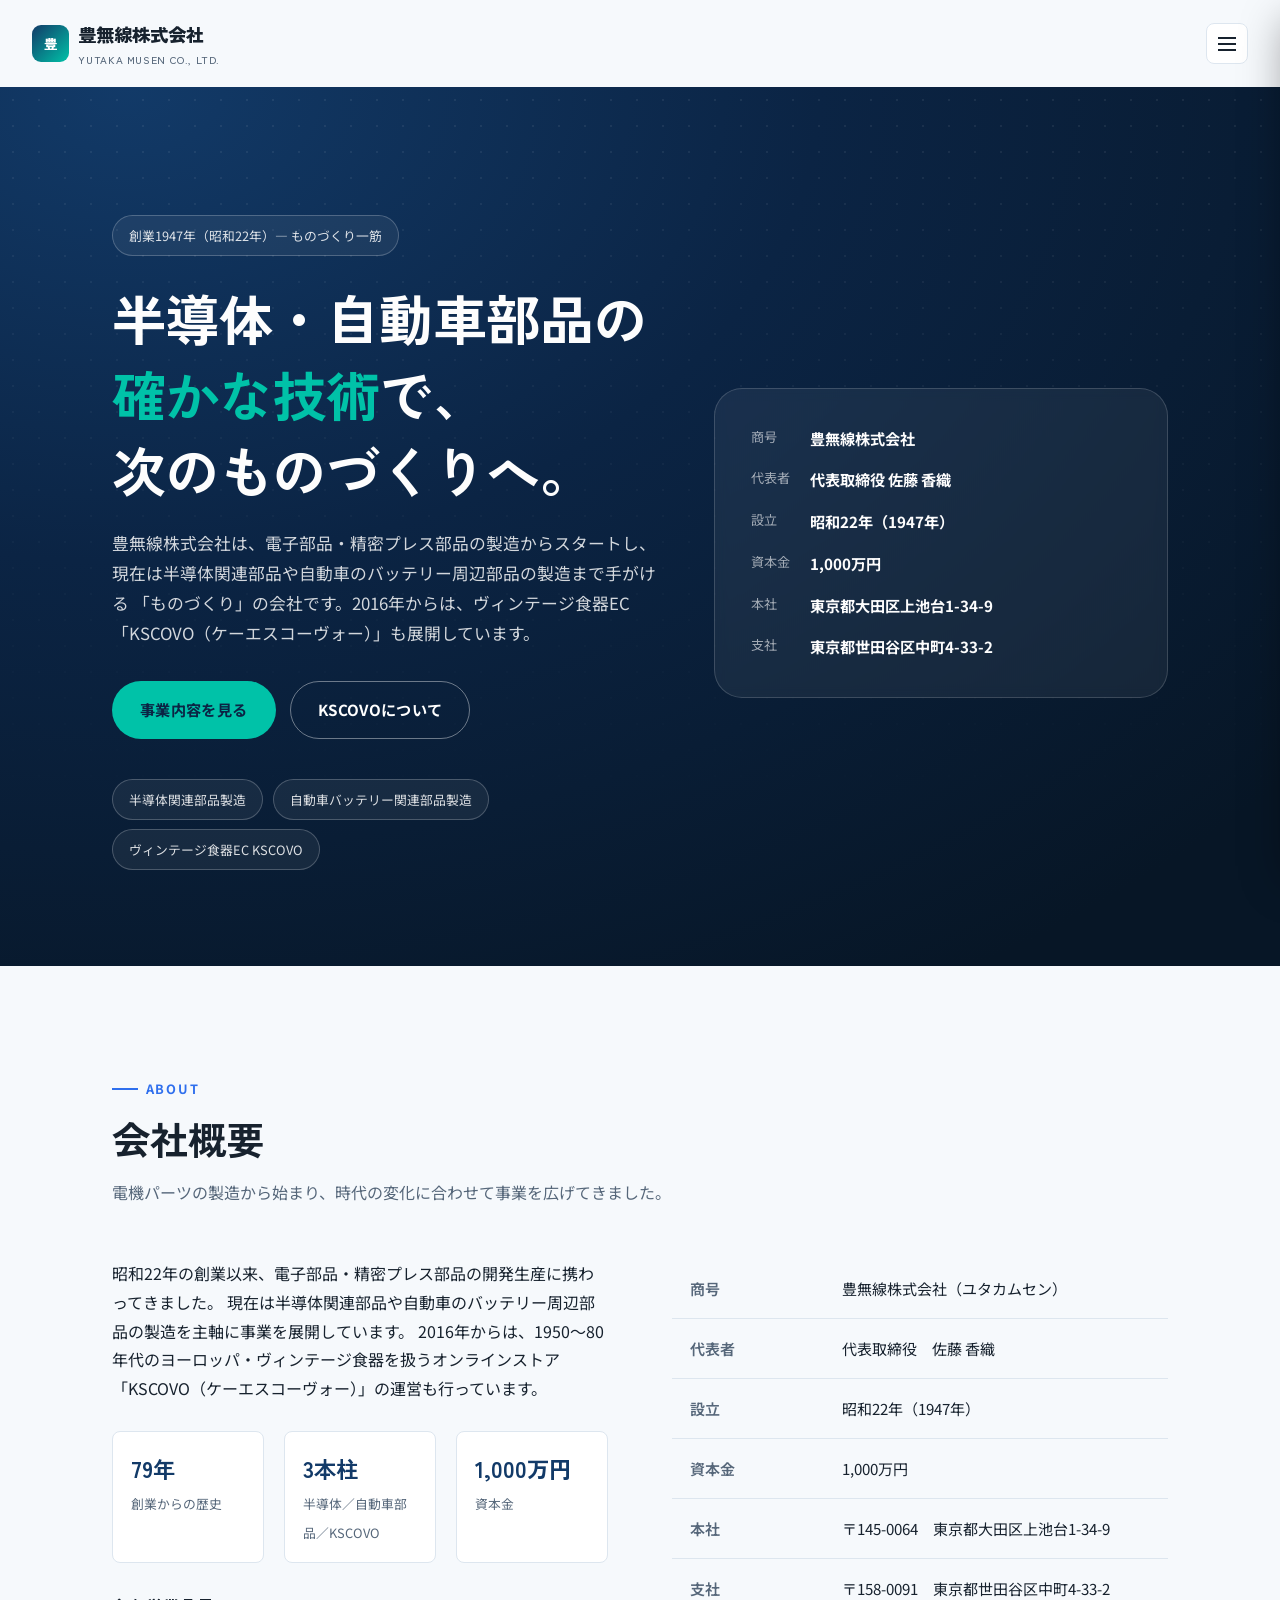
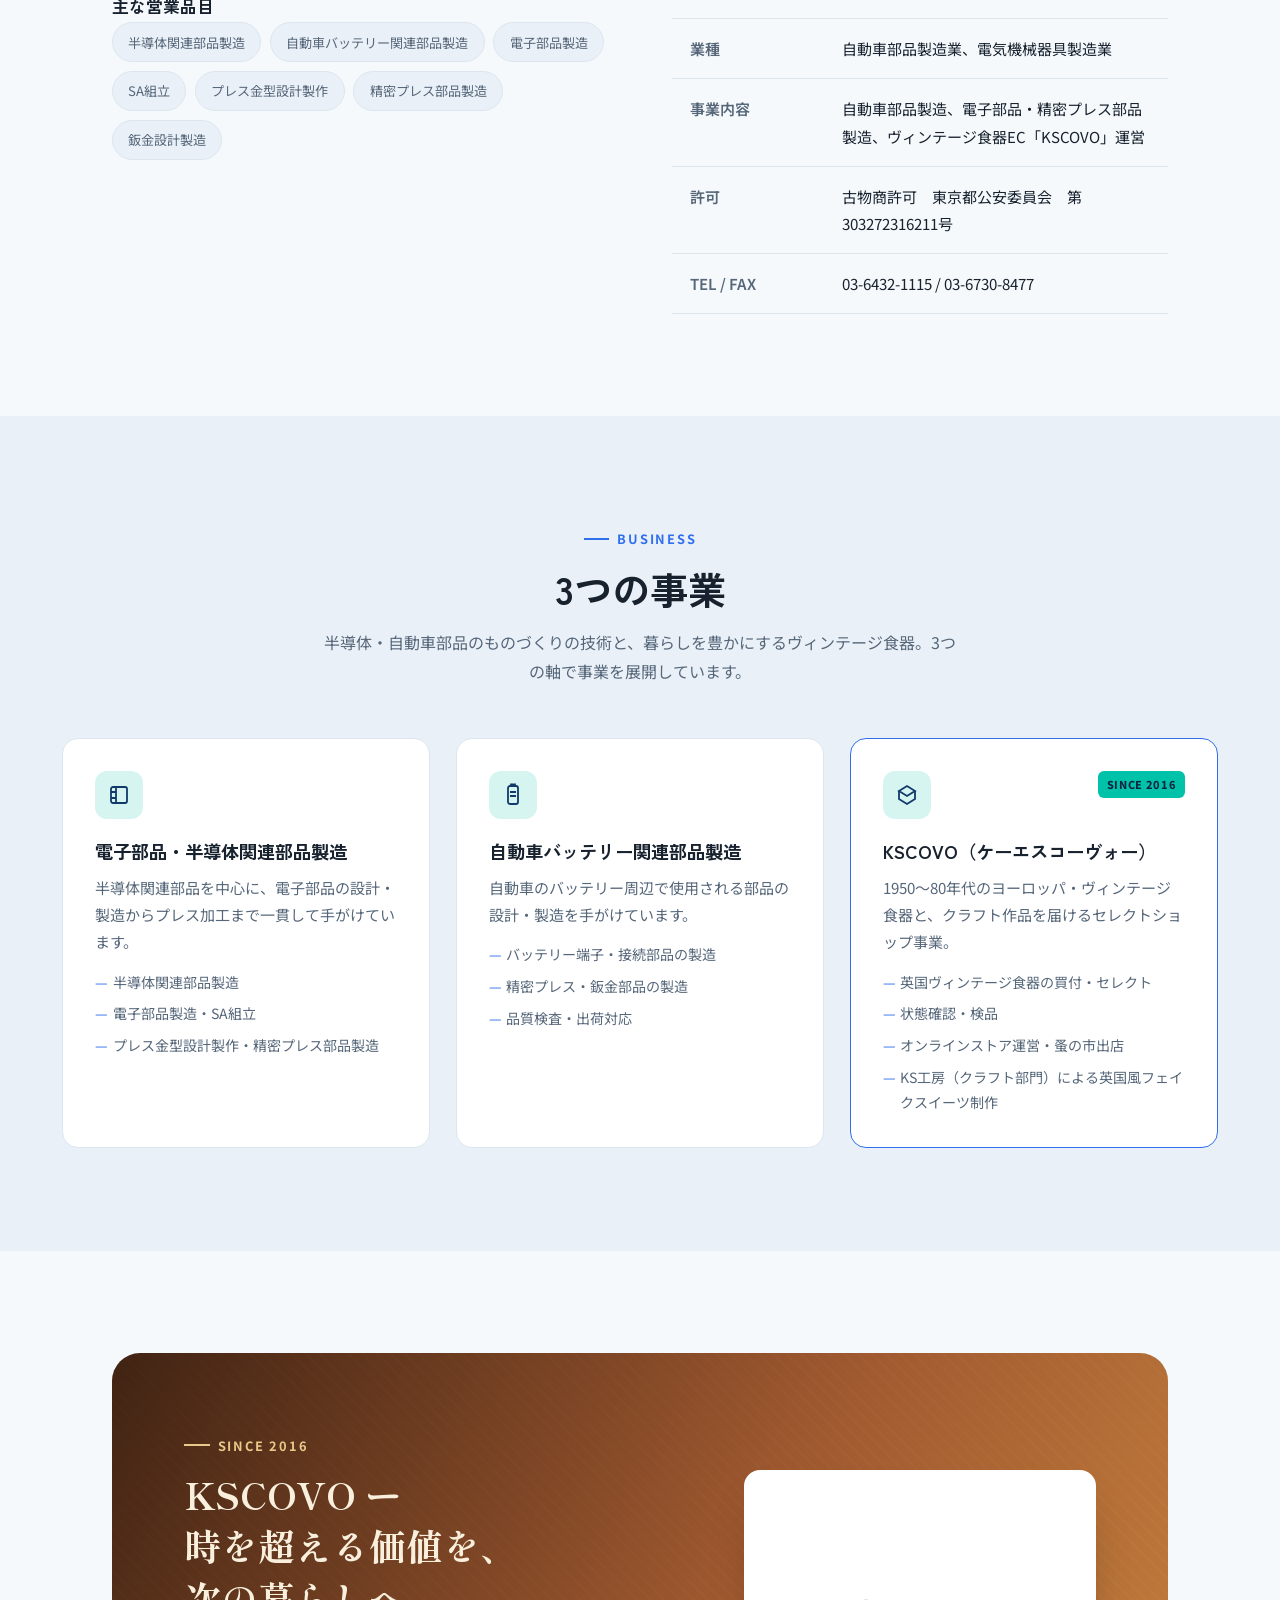
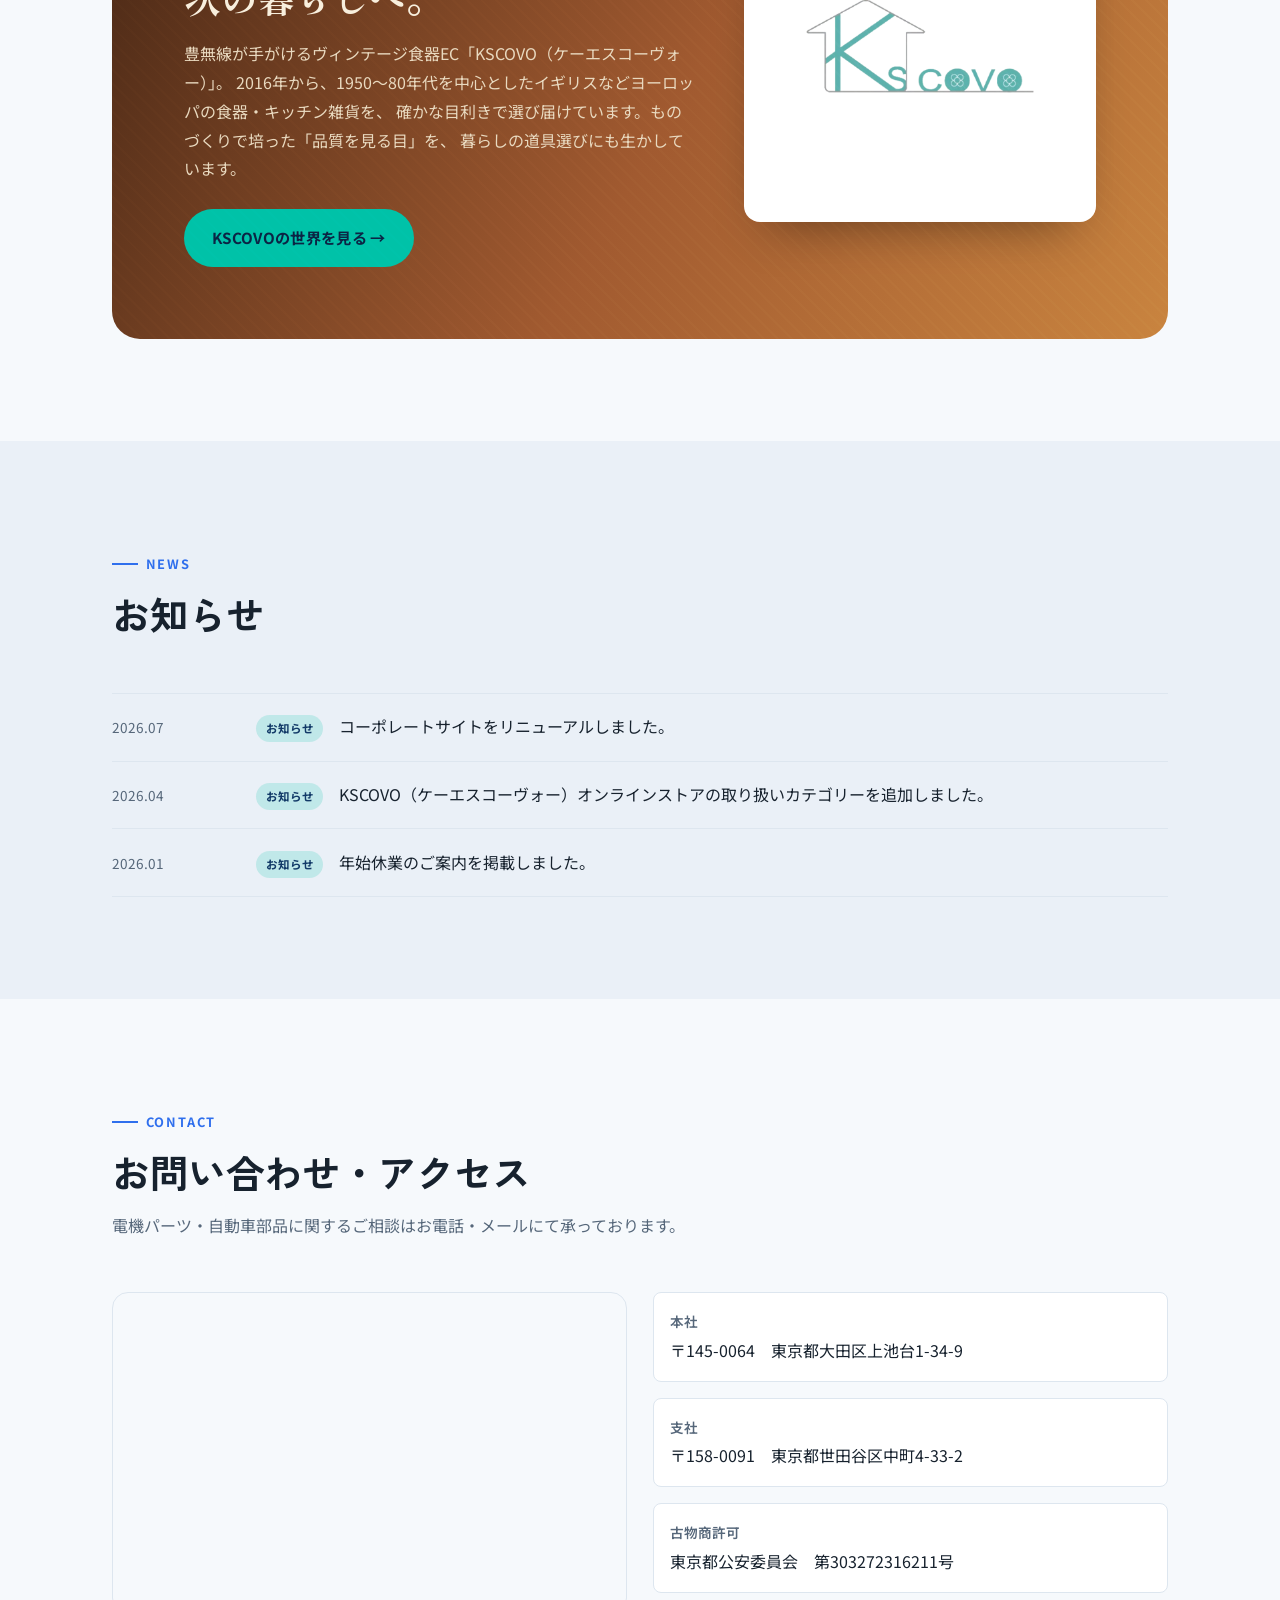
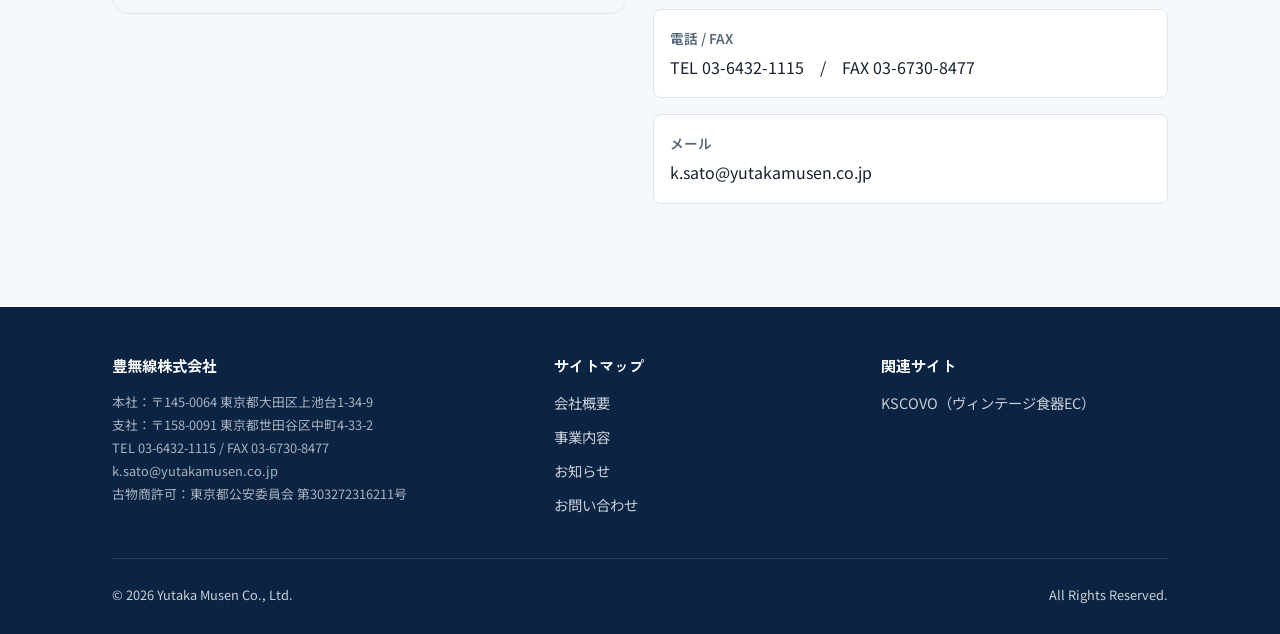
<file: index.html>
<!DOCTYPE html>
<html lang="ja">
<head>
<meta charset="UTF-8">
<meta name="viewport" content="width=device-width, initial-scale=1.0">
<title>豊無線株式会社 | 半導体関連部品・自動車部品製造とヴィンテージ食器EC「KSCOVO」</title>
<meta name="description" content="豊無線株式会社は昭和22年創業。半導体関連部品・自動車のバッテリー周辺部品の製造に加え、2016年からヴィンテージ食器EC「KSCOVO（ケーエスコーヴォー）」を展開しています。">

<!-- 無料フォント(Google Fonts)。維持費0円で今どきの書体を利用できます -->
<link rel="preconnect" href="https://fonts.googleapis.com">
<link rel="preconnect" href="https://fonts.gstatic.com" crossorigin>
<link href="https://fonts.googleapis.com/css2?family=Noto+Sans+JP:wght@400;500;600;700;800&family=Zen+Kaku+Gothic+New:wght@500;700;900&family=Shippori+Mincho:wght@500;600;700&display=swap" rel="stylesheet">

<link rel="stylesheet" href="style.css">
</head>
<body class="theme-corp">  
<header class="site-header" data-header>
  <div class="container">
    <a class="brand" href="#top">
      <span class="brand-mark">豊</span>
      <span>
        豊無線株式会社
        <small>YUTAKA MUSEN CO., LTD.</small>
      </span>
    </a>

    <nav class="nav-links" data-nav-links>
      <a href="#about">会社概要</a>
      <a href="#business">事業内容</a>
      <a href="#kscovo">KSCOVO</a>
      <a href="#news">お知らせ</a>
      <a href="#contact">お問い合わせ</a>
    </nav>

    <div class="nav-cta">
      <a class="btn btn-outline" href="#contact">お問い合わせ</a>
      <button class="nav-toggle" data-nav-toggle aria-label="メニューを開く" aria-expanded="false">
        <span></span>
      </button>
    </div>
  </div>
</header>

<main id="top">

  <!-- ================= HERO ================= -->
  <section class="hero">
    <div class="container hero-grid">
      <div class="reveal is-visible">
        <span class="hero-badge" style="margin-bottom:1.5rem;">創業1947年（昭和22年）— ものづくり一筋</span>
        <h1>半導体・自動車部品の<em>確かな技術</em>で、<br>次のものづくりへ。</h1>
        <p class="lead">
          豊無線株式会社は、電子部品・精密プレス部品の製造からスタートし、
          現在は半導体関連部品や自動車のバッテリー周辺部品の製造まで手がける
          「ものづくり」の会社です。2016年からは、ヴィンテージ食器EC「KSCOVO（ケーエスコーヴォー）」も展開しています。
        </p>
        <div class="hero-actions">
          <a class="btn btn-accent" href="#business">事業内容を見る</a>
          <a class="btn btn-ghost" href="#kscovo">KSCOVOについて</a>
        </div>
        <div class="hero-badges">
          <span class="hero-badge">半導体関連部品製造</span>
          <span class="hero-badge">自動車バッテリー関連部品製造</span>
          <span class="hero-badge">ヴィンテージ食器EC KSCOVO</span>
        </div>
      </div>

      <div class="hero-panel reveal">
        <dl>
          <dt>商号</dt><dd>豊無線株式会社</dd>
          <dt>代表者</dt><dd>代表取締役 佐藤 香織</dd>
          <dt>設立</dt><dd>昭和22年（1947年）</dd>
          <dt>資本金</dt><dd>1,000万円</dd>
          <dt>本社</dt><dd>東京都大田区上池台1-34-9</dd>
          <dt>支社</dt><dd>東京都世田谷区中町4-33-2</dd>
        </dl>
      </div>
    </div>
  </section>

  <!-- ================= 会社概要 ================= -->
  <section class="section" id="about">
    <div class="container">
      <div class="section-head reveal">
        <span class="eyebrow">About</span>
        <h2>会社概要</h2>
        <p>電機パーツの製造から始まり、時代の変化に合わせて事業を広げてきました。</p>
      </div>

      <div class="about-lead">
        <div class="reveal">
          <p>
            昭和22年の創業以来、電子部品・精密プレス部品の開発生産に携わってきました。
            現在は半導体関連部品や自動車のバッテリー周辺部品の製造を主軸に事業を展開しています。
            2016年からは、1950〜80年代のヨーロッパ・ヴィンテージ食器を扱うオンラインストア
            「KSCOVO（ケーエスコーヴォー）」の運営も行っています。
          </p>
          <div class="stat-row">
            <div class="stat"><b>79年</b><span>創業からの歴史</span></div>
            <div class="stat"><b>3本柱</b><span>半導体／自動車部品／KSCOVO</span></div>
            <div class="stat"><b>1,000万円</b><span>資本金</span></div>
          </div>

          <div style="margin-top:2rem;">
            <h3 style="font-size:1.05rem;margin-bottom:.25rem;">主な営業品目</h3>
            <ul class="tag-list">
              <li class="tag-pill">半導体関連部品製造</li>
              <li class="tag-pill">自動車バッテリー関連部品製造</li>
              <li class="tag-pill">電子部品製造</li>
              <li class="tag-pill">SA組立</li>
              <li class="tag-pill">プレス金型設計製作</li>
              <li class="tag-pill">精密プレス部品製造</li>
              <li class="tag-pill">鈑金設計製造</li>
            </ul>
          </div>
        </div>

        <div class="reveal">
          <table class="info-table">
            <tbody>
              <tr><th>商号</th><td>豊無線株式会社（ユタカムセン）</td></tr>
              <tr><th>代表者</th><td>代表取締役　佐藤 香織</td></tr>
              <tr><th>設立</th><td>昭和22年（1947年）</td></tr>
              <tr><th>資本金</th><td>1,000万円</td></tr>
              <tr><th>本社</th><td>〒145-0064　東京都大田区上池台1-34-9</td></tr>
              <tr><th>支社</th><td>〒158-0091　東京都世田谷区中町4-33-2</td></tr>
              <tr><th>業種</th><td>自動車部品製造業、電気機械器具製造業</td></tr>
              <tr><th>事業内容</th><td>自動車部品製造、電子部品・精密プレス部品製造、ヴィンテージ食器EC「KSCOVO」運営</td></tr>
              <tr><th>許可</th><td>古物商許可　東京都公安委員会　第303272316211号</td></tr>
              <tr><th>TEL / FAX</th><td>03-6432-1115 / 03-6730-8477</td></tr>
            </tbody>
          </table>
        </div>
      </div>
    </div>
  </section>

  <!-- ================= 事業内容 ================= -->
  <section class="section section--alt" id="business">
    <div class="container" style="max-width:1220px;">
      <div class="section-head center reveal" style="margin-inline:auto;">
        <span class="eyebrow">Business</span>
        <h2>3つの事業</h2>
        <p>半導体・自動車部品のものづくりの技術と、暮らしを豊かにするヴィンテージ食器。3つの軸で事業を展開しています。</p>
      </div>

      <div class="grid grid-3">
        <div class="card reveal">
          <div class="card-icon" aria-hidden="true">
            <svg width="24" height="24" viewBox="0 0 24 24" fill="none" stroke="currentColor" stroke-width="1.8"><rect x="4" y="4" width="16" height="16" rx="2"/><path d="M9 4v16M4 9h5M4 15h5"/></svg>
          </div>
          <h3>電子部品・半導体関連部品製造</h3>
          <p>半導体関連部品を中心に、電子部品の設計・製造からプレス加工まで一貫して手がけています。</p>
          <ul>
            <li>半導体関連部品製造</li>
            <li>電子部品製造・SA組立</li>
            <li>プレス金型設計製作・精密プレス部品製造</li>
          </ul>
        </div>

        <div class="card reveal">
          <div class="card-icon" aria-hidden="true">
            <svg width="24" height="24" viewBox="0 0 24 24" fill="none" stroke="currentColor" stroke-width="1.8"><rect x="7" y="3" width="10" height="18" rx="2"/><path d="M10 3V1.5h4V3"/><path d="M9 9h6M9 13h6"/></svg>
          </div>
          <h3>自動車バッテリー関連部品製造</h3>
          <p>自動車のバッテリー周辺で使用される部品の設計・製造を手がけています。</p>
          <ul>
            <li>バッテリー端子・接続部品の製造</li>
            <li>精密プレス・鈑金部品の製造</li>
            <li>品質検査・出荷対応</li>
          </ul>
        </div>

        <a class="card reveal" href="kscovo.html" style="border-color:var(--color-accent-2,#8a5a3b);">
          <span class="badge-new">SINCE 2016</span>
          <div class="card-icon" aria-hidden="true">
            <svg width="24" height="24" viewBox="0 0 24 24" fill="none" stroke="currentColor" stroke-width="1.8"><path d="M4 8l8-5 8 5-8 5-8-5Z"/><path d="M4 8v8l8 5 8-5V8"/></svg>
          </div>
          <h3>KSCOVO（ケーエスコーヴォー）</h3>
          <p>1950〜80年代のヨーロッパ・ヴィンテージ食器と、クラフト作品を届けるセレクトショップ事業。</p>
          <ul>
            <li>英国ヴィンテージ食器の買付・セレクト</li>
            <li>状態確認・検品</li>
            <li>オンラインストア運営・蚤の市出店</li>
            <li>KS工房（クラフト部門）による英国風フェイクスイーツ制作</li>
          </ul>
        </a>
      </div>
    </div>
  </section>

  <!-- ================= kscovo 誘導 ================= -->
  <section class="section" id="kscovo">
    <div class="container">
      <div class="kscovo-teaser reveal">
        <div>
          <span class="eyebrow">Since 2016</span>
          <h2>KSCOVO ー<br>時を超える価値を、<span style="white-space:nowrap;">次の暮らしへ。</span></h2>
          <p>
            豊無線が手がけるヴィンテージ食器EC「KSCOVO（ケーエスコーヴォー）」。
            2016年から、1950〜80年代を中心としたイギリスなどヨーロッパの食器・キッチン雑貨を、
            確かな目利きで選び届けています。ものづくりで培った「品質を見る目」を、
            暮らしの道具選びにも生かしています。
          </p>
          <a class="btn btn-accent" href="kscovo.html">KSCOVOの世界を見る →</a>
        </div>
        <div class="kscovo-teaser-visual" aria-hidden="true" style="aspect-ratio:1/1; background:var(--color-surface); box-shadow:0 24px 48px -24px rgba(0,0,0,.45); padding:2rem;">
          <img src="kscovo-logo.png" alt="KSCOVO" style="width:82%; max-width:280px; height:auto;">
        </div>
      </div>
    </div>
  </section>

  <!-- ================= お知らせ ================= -->
  <section class="section section--alt" id="news">
    <div class="container">
      <div class="section-head reveal">
        <span class="eyebrow">News</span>
        <h2>お知らせ</h2>
      </div>

      <div class="news-list reveal">
        <div class="news-item">
          <time datetime="2026-07">2026.07</time>
          <span class="news-tag">お知らせ</span>
          <p>コーポレートサイトをリニューアルしました。</p>
        </div>
        <div class="news-item">
          <time datetime="2026-04">2026.04</time>
          <span class="news-tag">お知らせ</span>
          <p>KSCOVO（ケーエスコーヴォー）オンラインストアの取り扱いカテゴリーを追加しました。</p>
        </div>
        <div class="news-item">
          <time datetime="2026-01">2026.01</time>
          <span class="news-tag">お知らせ</span>
          <p>年始休業のご案内を掲載しました。</p>
        </div>
      </div>
    </div>
  </section>

  <!-- ================= お問い合わせ / アクセス ================= -->
  <section class="section" id="contact">
    <div class="container">
      <div class="section-head reveal">
        <span class="eyebrow">Contact</span>
        <h2>お問い合わせ・アクセス</h2>
        <p>電機パーツ・自動車部品に関するご相談はお電話・メールにて承っております。</p>
      </div>

      <div class="contact-grid reveal">
        <div class="map-frame">
          <iframe
            src="https://www.google.com/maps?q=東京都大田区上池台1-34-9&output=embed"
            loading="lazy"
            referrerpolicy="no-referrer-when-downgrade"
            title="豊無線株式会社 本社地図">
          </iframe>
        </div>

        <ul class="contact-list">
          <li>
            <div>
              <b>本社</b>
              〒145-0064　東京都大田区上池台1-34-9
            </div>
          </li>
          <li>
            <div>
              <b>支社</b>
              〒158-0091　東京都世田谷区中町4-33-2
            </div>
          </li>
          <li>
            <div>
              <b>古物商許可</b>
              東京都公安委員会　第303272316211号
            </div>
          </li>
          <li>
            <div>
              <b>電話 / FAX</b>
              TEL 03-6432-1115　/　FAX 03-6730-8477
            </div>
          </li>
          <li>
            <div>
              <b>メール</b>
              k.sato@yutakamusen.co.jp
            </div>
          </li>
        </ul>
      </div>
    </div>
  </section>
</main>

<footer class="site-footer">
  <div class="container">
    <div class="footer-grid">
      <div>
        <h4>豊無線株式会社</h4>
        <p class="small-note" style="color:rgba(255,255,255,.65);max-width:26rem;">
          本社：〒145-0064 東京都大田区上池台1-34-9<br>
          支社：〒158-0091 東京都世田谷区中町4-33-2<br>
          TEL 03-6432-1115 / FAX 03-6730-8477<br>
          k.sato@yutakamusen.co.jp<br>
          古物商許可：東京都公安委員会 第303272316211号
        </p>
      </div>
      <div>
        <h4>サイトマップ</h4>
        <ul>
          <li><a href="#about">会社概要</a></li>
          <li><a href="#business">事業内容</a></li>
          <li><a href="#news">お知らせ</a></li>
          <li><a href="#contact">お問い合わせ</a></li>
        </ul>
      </div>
      <div>
        <h4>関連サイト</h4>
        <ul>
          <li><a href="kscovo.html">KSCOVO（ヴィンテージ食器EC）</a></li>
        </ul>
      </div>
    </div>
    <div class="footer-bottom">
      <span>&copy; <span data-year>2026</span> Yutaka Musen Co., Ltd.</span>
      <span>All Rights Reserved.</span>
    </div>
  </div>
</footer>

<script src="script.js"></script>
</body>
</html>
</file>
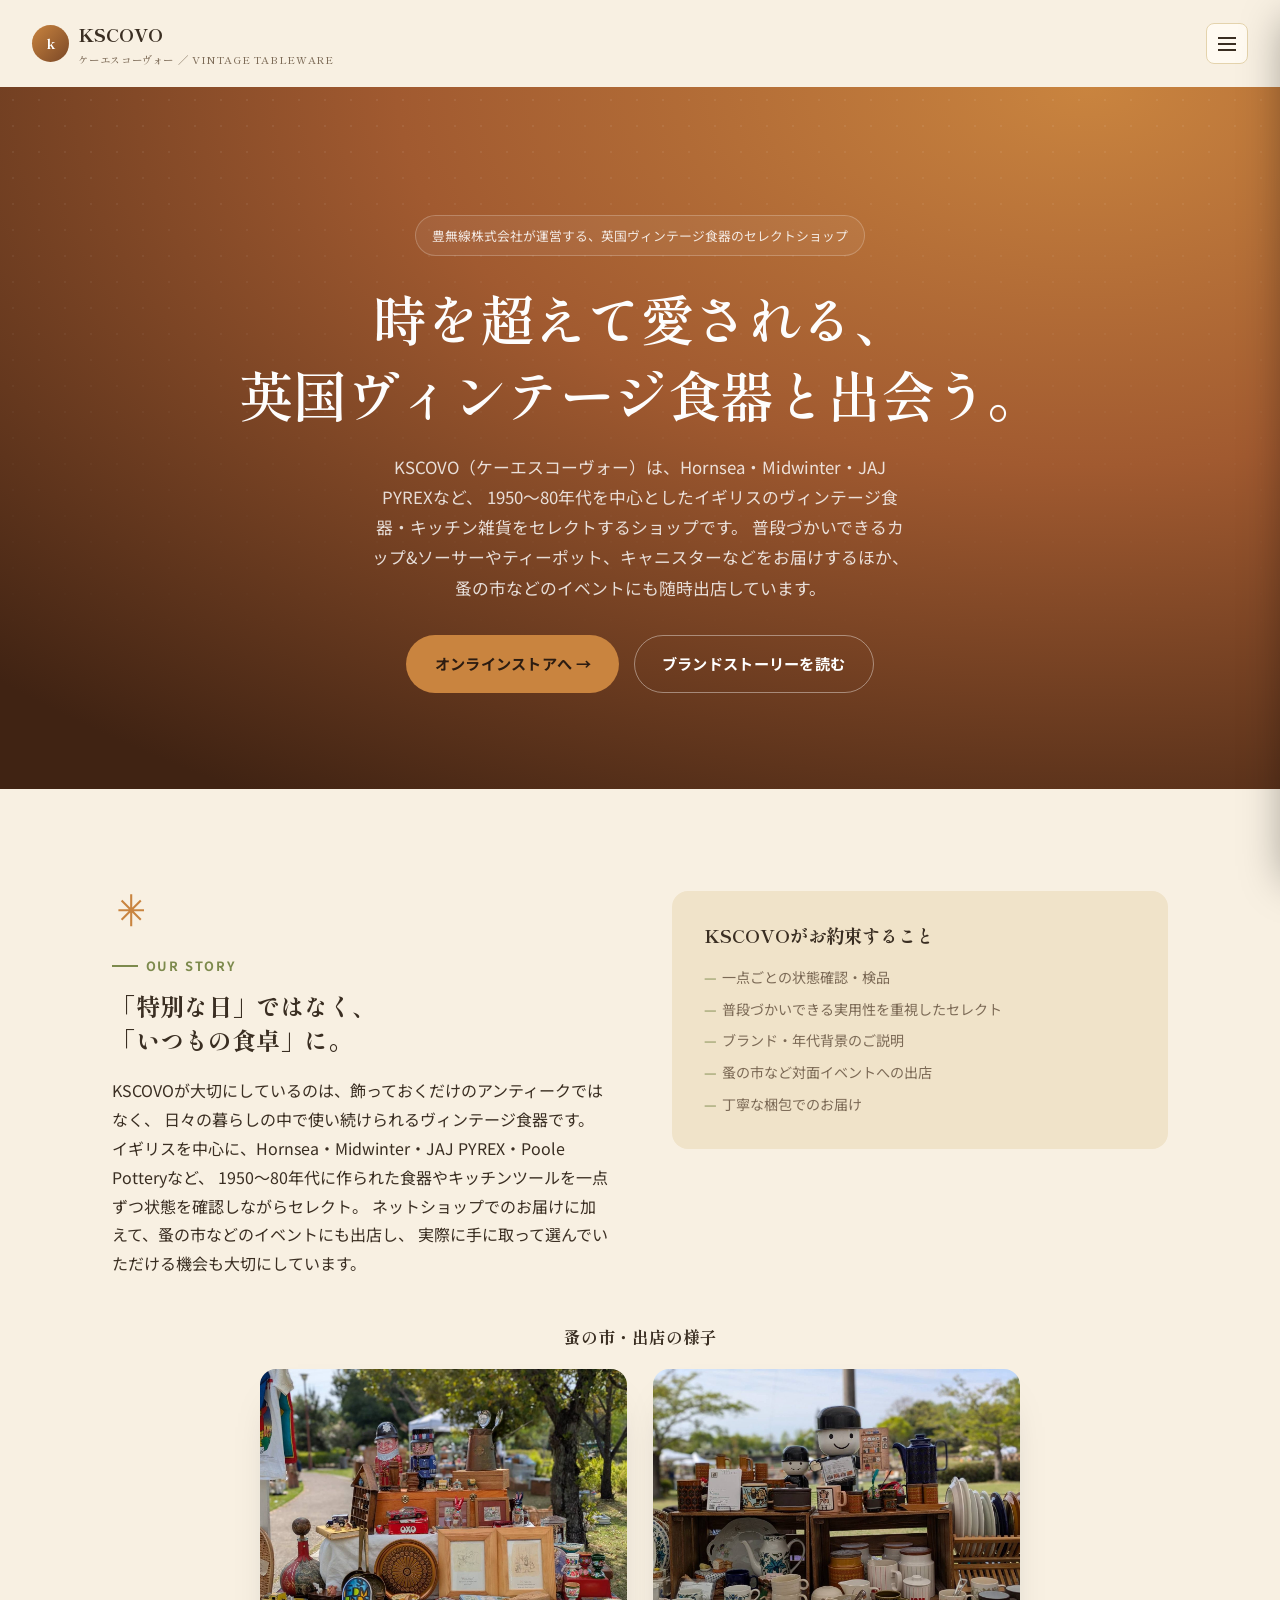
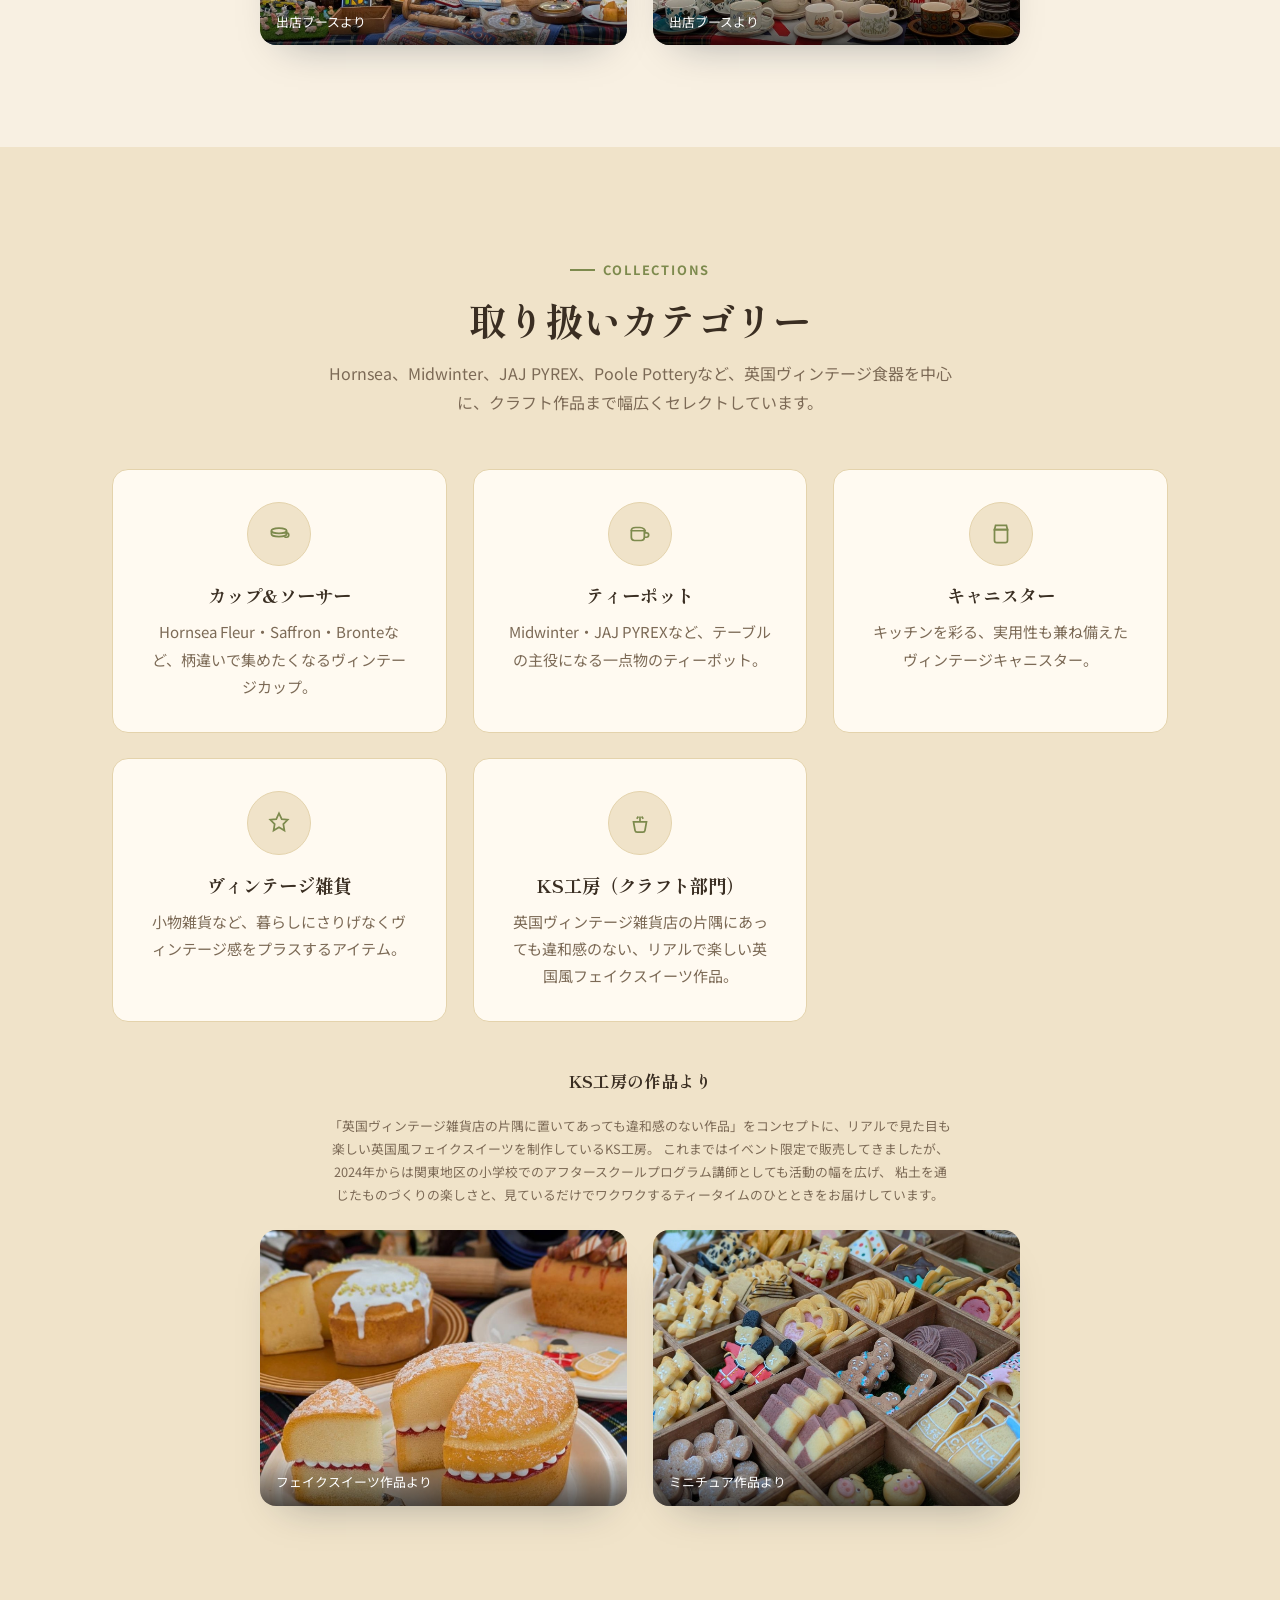
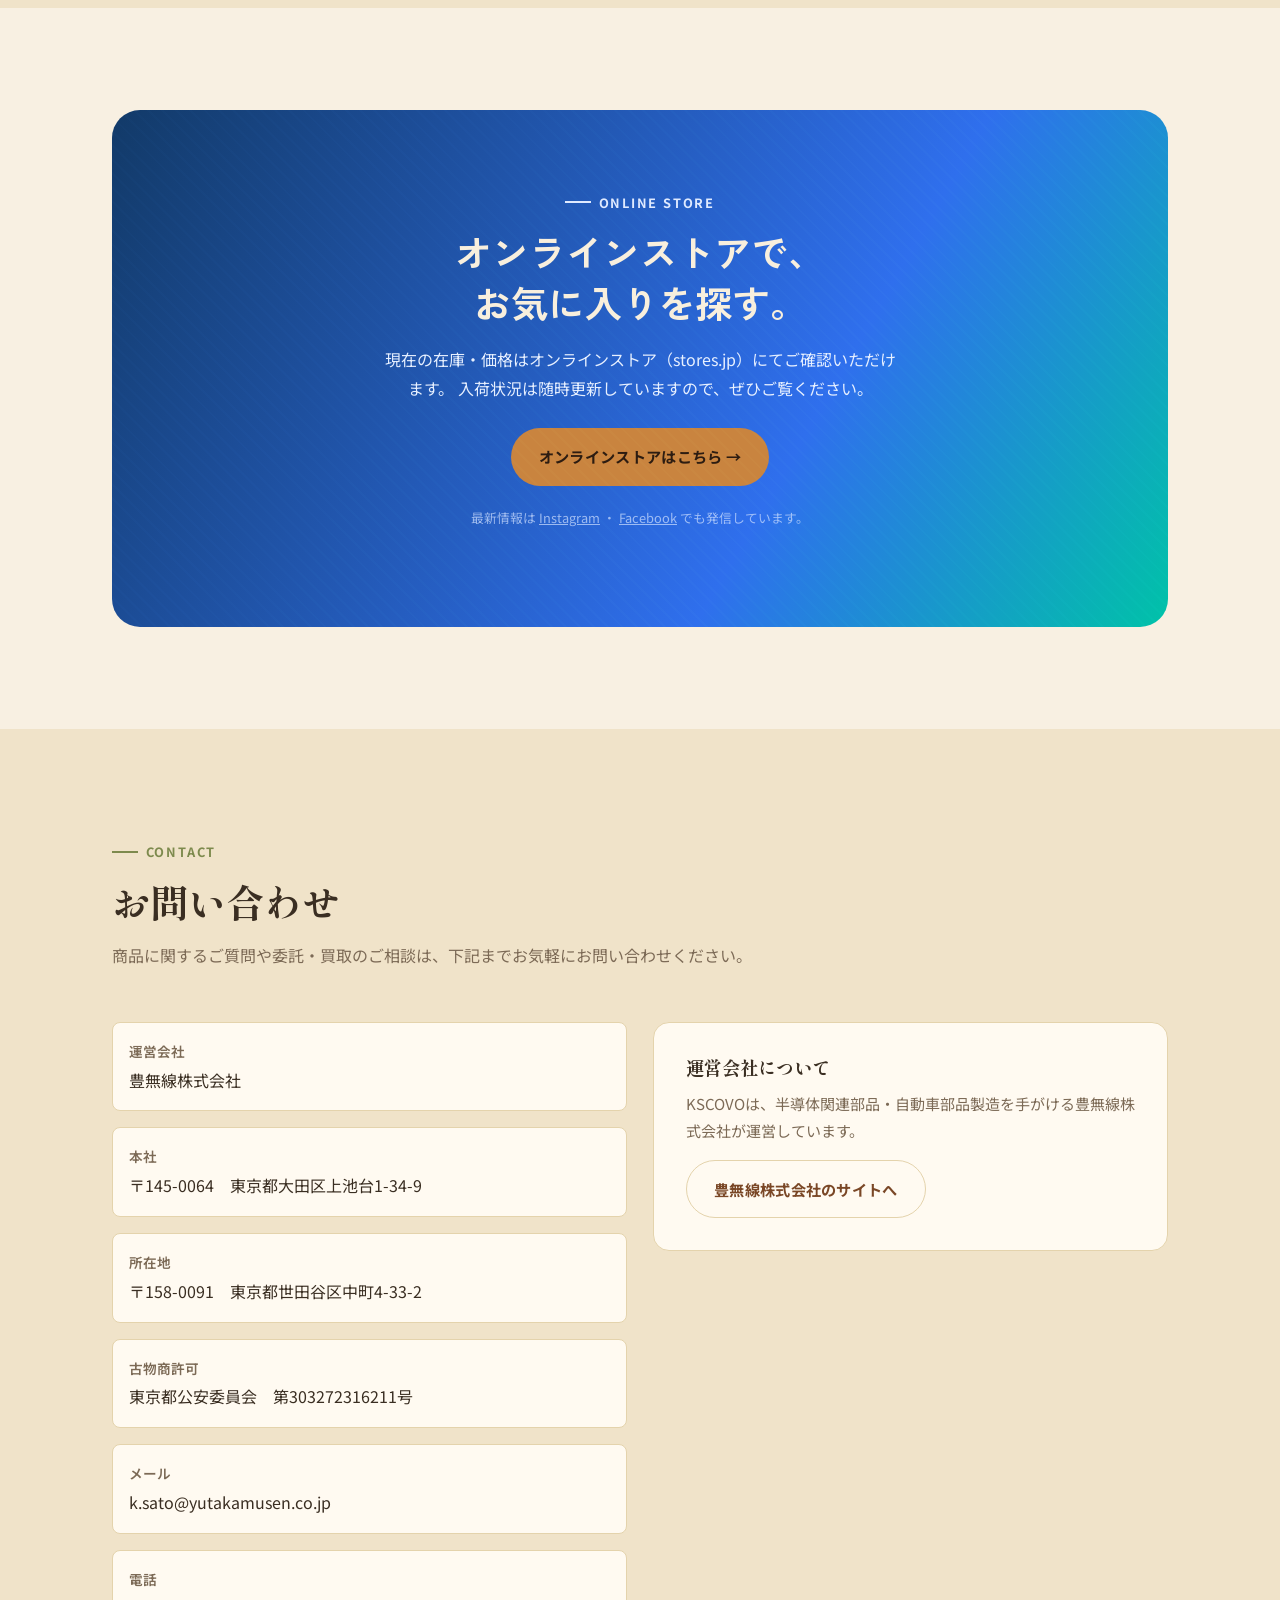
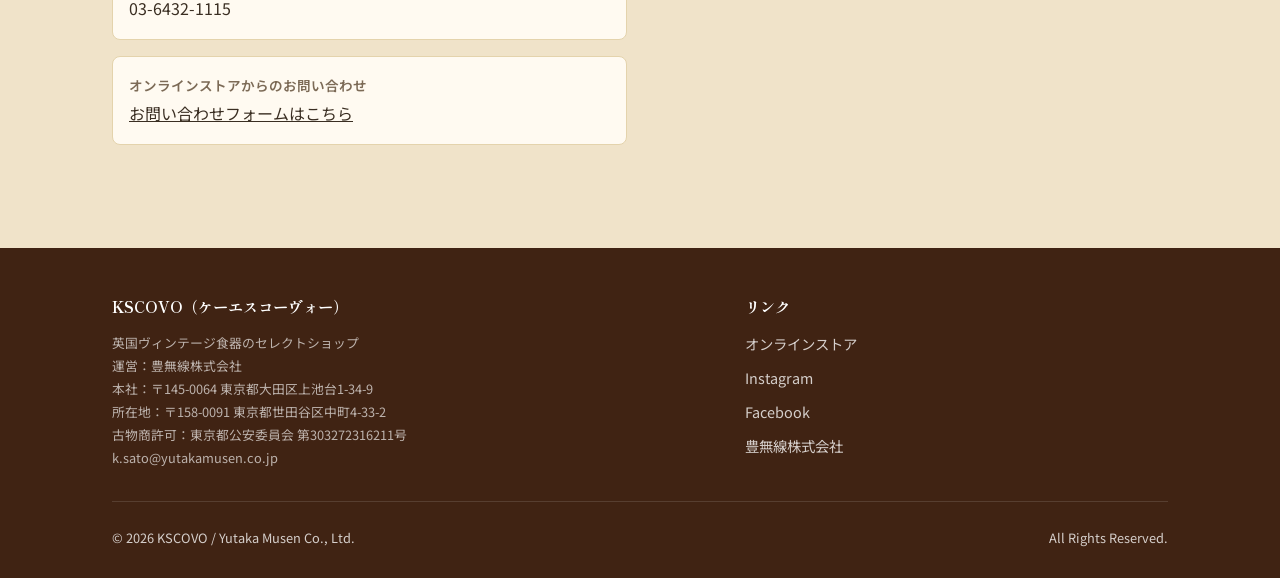
<file: kscovo.html>
<!DOCTYPE html>
<html lang="ja">
<head>
<meta charset="UTF-8">
<meta name="viewport" content="width=device-width, initial-scale=1.0">
<title>KSCOVO（ケーエスコーヴォー）| 英国ヴィンテージ食器のセレクトショップ ー 豊無線株式会社</title>
<meta name="description" content="KSCOVO（ケーエスコーヴォー）は、イギリスを中心とした1950〜80年代のヨーロッパ食器・キッチン雑貨を扱うヴィンテージセレクトショップです。2016年から豊無線株式会社が運営。">

<link rel="preconnect" href="https://fonts.googleapis.com">
<link rel="preconnect" href="https://fonts.gstatic.com" crossorigin>
<link href="https://fonts.googleapis.com/css2?family=Noto+Sans+JP:wght@400;500;600;700;800&family=Zen+Kaku+Gothic+New:wght@500;700;900&family=Shippori+Mincho:wght@500;600;700&display=swap" rel="stylesheet">

<link rel="stylesheet" href="style.css">
</head>
<body class="theme-kscovo">

<header class="site-header" data-header>
  <div class="container">
    <a class="brand" href="#top">
      <span class="brand-mark">k</span>
      <span>
        KSCOVO
        <small>ケーエスコーヴォー ／ VINTAGE TABLEWARE</small>
      </span>
    </a>

    <nav class="nav-links" data-nav-links>
      <a href="#story">ブランドストーリー</a>
      <a href="#collections">コレクション</a>
      <a href="#shop">オンラインストア</a>
      <a href="#contact">お問い合わせ</a>
      <a href="index.html">豊無線株式会社について</a>
    </nav>

    <div class="nav-cta">
      <a class="btn btn-outline" href="index.html">運営会社サイトへ</a>
      <button class="nav-toggle" data-nav-toggle aria-label="メニューを開く" aria-expanded="false">
        <span></span>
      </button>
    </div>
  </div>
</header>

<main id="top">

  <!-- ================= HERO ================= -->
  <section class="hero">
    <div class="container" style="text-align:center; max-width:56rem; margin-inline:auto;">
      <div class="reveal is-visible">
        <span class="hero-badge" style="margin-bottom:1.5rem;">豊無線株式会社が運営する、英国ヴィンテージ食器のセレクトショップ</span>
        <h1 style="font-family:'Shippori Mincho',serif; font-weight:600;">時を超えて愛される、<br>英国ヴィンテージ食器と出会う。</h1>
        <p class="lead" style="margin-inline:auto;">
          KSCOVO（ケーエスコーヴォー）は、Hornsea・Midwinter・JAJ PYREXなど、
          1950〜80年代を中心としたイギリスのヴィンテージ食器・キッチン雑貨をセレクトするショップです。
          普段づかいできるカップ&amp;ソーサーやティーポット、キャニスターなどをお届けするほか、
          蚤の市などのイベントにも随時出店しています。
        </p>
        <div class="hero-actions" style="justify-content:center;">
          <a class="btn btn-accent" href="https://kscovo.stores.jp/" target="_blank" rel="noopener">オンラインストアへ →</a>
          <a class="btn btn-ghost" href="#story">ブランドストーリーを読む</a>
        </div>
      </div>
    </div>
  </section>

  <!-- ================= ブランドストーリー ================= -->
  <section class="section" id="story">
    <div class="container">
      <div class="about-lead">
        <div class="reveal">
          <svg class="ornament" viewBox="0 0 24 24" fill="none" stroke="currentColor" stroke-width="1.3"><path d="M12 2v20M4 12h16M6 6l12 12M18 6L6 18"/></svg>
          <span class="eyebrow">Our Story</span>
          <h2>「特別な日」ではなく、<br>「いつもの食卓」に。</h2>
          <p style="margin-top:1.25rem;">
            KSCOVOが大切にしているのは、飾っておくだけのアンティークではなく、
            日々の暮らしの中で使い続けられるヴィンテージ食器です。
            イギリスを中心に、Hornsea・Midwinter・JAJ PYREX・Poole Potteryなど、
            1950〜80年代に作られた食器やキッチンツールを一点ずつ状態を確認しながらセレクト。
            ネットショップでのお届けに加えて、蚤の市などのイベントにも出店し、
            実際に手に取って選んでいただける機会も大切にしています。
          </p>
        </div>
        <div class="reveal">
          <div class="card" style="background:var(--color-bg-alt); border:none;">
            <h3 style="margin-bottom:1rem;">KSCOVOがお約束すること</h3>
            <ul style="margin-top:0;">
              <li>一点ごとの状態確認・検品</li>
              <li>普段づかいできる実用性を重視したセレクト</li>
              <li>ブランド・年代背景のご説明</li>
              <li>蚤の市など対面イベントへの出店</li>
              <li>丁寧な梱包でのお届け</li>
            </ul>
          </div>
        </div>
      </div>

      <div class="reveal" style="margin-top:3rem;">
        <h3 style="font-size:1.05rem;margin-bottom:1.25rem;text-align:center;">蚤の市・出店の様子</h3>
        <div class="photo-gallery" style="max-width:760px;margin-inline:auto;">
          <figure class="photo-card">
            <img src="kscovo-photo-1.jpg" alt="KSCOVOが出店した際の英国アンティーク雑貨のディスプレイ" loading="lazy">
            <figcaption>出店ブースより</figcaption>
          </figure>
          <figure class="photo-card">
            <img src="kscovo-photo-2.jpg" alt="KSCOVOが出店した際のヴィンテージ食器のディスプレイ" loading="lazy">
            <figcaption>出店ブースより</figcaption>
          </figure>
        </div>
      </div>
    </div>
  </section>

  <!-- ================= コレクション ================= -->
  <section class="section section--alt" id="collections">
    <div class="container">
      <div class="section-head center reveal">
        <span class="eyebrow">Collections</span>
        <h2>取り扱いカテゴリー</h2>
        <p>Hornsea、Midwinter、JAJ PYREX、Poole Potteryなど、英国ヴィンテージ食器を中心に、クラフト作品まで幅広くセレクトしています。</p>
      </div>

      <div class="grid grid-3">
        <div class="card icon-card reveal">
          <div class="icon-circle" aria-hidden="true">
            <svg width="26" height="26" viewBox="0 0 24 24" fill="none" stroke="currentColor" stroke-width="1.6"><ellipse cx="12" cy="9" rx="7" ry="2.5"/><path d="M5 9v3c0 1.4 3.1 2.5 7 2.5s7-1.1 7-2.5V9"/><path d="M17 11h2a2 2 0 0 1 0 4h-2"/></svg>
          </div>
          <h3>カップ&amp;ソーサー</h3>
          <p>Hornsea Fleur・Saffron・Bronteなど、柄違いで集めたくなるヴィンテージカップ。</p>
        </div>
        <div class="card icon-card reveal">
          <div class="icon-circle" aria-hidden="true">
            <svg width="26" height="26" viewBox="0 0 24 24" fill="none" stroke="currentColor" stroke-width="1.6"><path d="M4 9c0-2 2-3 4-3h4c3 0 5 2 5 4"/><path d="M4 9h12v6a3 3 0 0 1-3 3H7a3 3 0 0 1-3-3V9Z"/><path d="M16 11h2a2 2 0 0 1 0 4h-2"/></svg>
          </div>
          <h3>ティーポット</h3>
          <p>Midwinter・JAJ PYREXなど、テーブルの主役になる一点物のティーポット。</p>
        </div>
        <div class="card icon-card reveal">
          <div class="icon-circle" aria-hidden="true">
            <svg width="26" height="26" viewBox="0 0 24 24" fill="none" stroke="currentColor" stroke-width="1.6"><path d="M7 4h10l1 4H6l1-4Z"/><path d="M6 8h12v10a2 2 0 0 1-2 2H8a2 2 0 0 1-2-2V8Z"/></svg>
          </div>
          <h3>キャニスター</h3>
          <p>キッチンを彩る、実用性も兼ね備えたヴィンテージキャニスター。</p>
        </div>
        <div class="card icon-card reveal">
          <div class="icon-circle" aria-hidden="true">
            <svg width="26" height="26" viewBox="0 0 24 24" fill="none" stroke="currentColor" stroke-width="1.6"><path d="M12 3l2.5 5.5L20 9l-4 4 1 6-5-3-5 3 1-6-4-4 5.5-.5L12 3Z"/></svg>
          </div>
          <h3>ヴィンテージ雑貨</h3>
          <p>小物雑貨など、暮らしにさりげなくヴィンテージ感をプラスするアイテム。</p>
        </div>
        <div class="card icon-card reveal">
          <div class="icon-circle" aria-hidden="true">
            <svg width="26" height="26" viewBox="0 0 24 24" fill="none" stroke="currentColor" stroke-width="1.6"><path d="M6 11h12l-1.4 7.8a2 2 0 0 1-2 1.7H9.4a2 2 0 0 1-2-1.7L6 11Z"/><path d="M12 11V6M9 8l1.5-2M15 8l-1.5-2"/></svg>
          </div>
          <h3>KS工房（クラフト部門）</h3>
          <p>英国ヴィンテージ雑貨店の片隅にあっても違和感のない、リアルで楽しい英国風フェイクスイーツ作品。</p>
        </div>
      </div>

      <div class="reveal" style="margin-top:3rem;">
        <h3 style="font-size:1.05rem;margin-bottom:1.25rem;text-align:center;">KS工房の作品より</h3>
        <p class="small-note text-center" style="max-width:39rem;margin-inline:auto;margin-bottom:1.5rem;">
          「英国ヴィンテージ雑貨店の片隅に置いてあっても違和感のない作品」をコンセプトに、リアルで見た目も楽しい英国風フェイクスイーツを制作しているKS工房。
          これまではイベント限定で販売してきましたが、2024年からは関東地区の小学校でのアフタースクールプログラム講師としても活動の幅を広げ、
          粘土を通じたものづくりの楽しさと、見ているだけでワクワクするティータイムのひとときをお届けしています。
        </p>
        <div class="photo-gallery" style="max-width:760px;margin-inline:auto;">
          <figure class="photo-card">
            <img src="ksfactory-photo-1.jpg" alt="KS工房が制作した英国風フェイクスイーツ(ヴィクトリアスポンジケーキ)" loading="lazy">
            <figcaption>フェイクスイーツ作品より</figcaption>
          </figure>
          <figure class="photo-card">
            <img src="ksfactory-photo-2.jpg" alt="KS工房が制作したミニチュアクッキーのフェイクスイーツ作品" loading="lazy">
            <figcaption>ミニチュア作品より</figcaption>
          </figure>
        </div>
      </div>
    </div>
  </section>

  <!-- ================= オンラインストア誘導 ================= -->
  <section class="section" id="shop">
    <div class="container">
      <div class="kscovo-teaser reveal" style="background:linear-gradient(120deg,#123a68,#2f6fed 65%,#00c2a8); grid-template-columns:1fr;">
        <div class="text-center" style="max-width:36rem;margin-inline:auto;">
          <span class="eyebrow" style="color:#dfeaff;">Online Store</span>
          <h2 style="font-family:'Zen Kaku Gothic New',sans-serif;">オンラインストアで、<br>お気に入りを探す。</h2>
          <p style="color:#e7f0ff;">
            現在の在庫・価格はオンラインストア（stores.jp）にてご確認いただけます。
            入荷状況は随時更新していますので、ぜひご覧ください。
          </p>
          <a class="btn btn-accent" href="https://kscovo.stores.jp/" target="_blank" rel="noopener">オンラインストアはこちら →</a>
          <p class="small-note" style="color:#cfe0ffb3;margin-top:1.25rem;">
            最新情報は
            <a href="https://instagram.com/kscovo12/" target="_blank" rel="noopener" style="text-decoration:underline;">Instagram</a>
            ・
            <a href="https://www.facebook.com/Kscovo-765673630228740" target="_blank" rel="noopener" style="text-decoration:underline;">Facebook</a>
            でも発信しています。
          </p>
        </div>
      </div>
    </div>
  </section>

  <!-- ================= お問い合わせ ================= -->
  <section class="section section--alt" id="contact">
    <div class="container">
      <div class="section-head reveal">
        <span class="eyebrow">Contact</span>
        <h2>お問い合わせ</h2>
        <p>商品に関するご質問や委託・買取のご相談は、下記までお気軽にお問い合わせください。</p>
      </div>

      <div class="contact-grid reveal">
        <ul class="contact-list">
          <li>
            <div>
              <b>運営会社</b>
              豊無線株式会社
            </div>
          </li>
          <li>
            <div>
              <b>本社</b>
              〒145-0064　東京都大田区上池台1-34-9
            </div>
          </li>
          <li>
            <div>
              <b>所在地</b>
              〒158-0091　東京都世田谷区中町4-33-2
            </div>
          </li>
          <li>
            <div>
              <b>古物商許可</b>
              東京都公安委員会　第303272316211号
            </div>
          </li>
          <li>
            <div>
              <b>メール</b>
              k.sato@yutakamusen.co.jp
            </div>
          </li>
          <li>
            <div>
              <b>電話</b>
              03-6432-1115
            </div>
          </li>
          <li>
            <div>
              <b>オンラインストアからのお問い合わせ</b>
              <a href="https://kscovo.stores.jp/inquiry" target="_blank" rel="noopener" style="text-decoration:underline;">お問い合わせフォームはこちら</a>
            </div>
          </li>
        </ul>
        <div class="card" style="background:var(--color-surface);">
          <h3>運営会社について</h3>
          <p>KSCOVOは、半導体関連部品・自動車部品製造を手がける豊無線株式会社が運営しています。</p>
          <a class="btn btn-outline" href="index.html" style="margin-top:1rem;">豊無線株式会社のサイトへ</a>
        </div>
      </div>
    </div>
  </section>
</main>

<footer class="site-footer">
  <div class="container">
    <div class="footer-grid" style="grid-template-columns:1.4fr 1fr;">
      <div>
        <h4>KSCOVO（ケーエスコーヴォー）</h4>
        <p class="small-note" style="color:rgba(255,255,255,.65);max-width:26rem;">
          英国ヴィンテージ食器のセレクトショップ<br>
          運営：豊無線株式会社<br>
          本社：〒145-0064 東京都大田区上池台1-34-9<br>
          所在地：〒158-0091 東京都世田谷区中町4-33-2<br>
          古物商許可：東京都公安委員会 第303272316211号<br>
          k.sato@yutakamusen.co.jp
        </p>
      </div>
      <div>
        <h4>リンク</h4>
        <ul>
          <li><a href="https://kscovo.stores.jp/" target="_blank" rel="noopener">オンラインストア</a></li>
          <li><a href="https://instagram.com/kscovo12/" target="_blank" rel="noopener">Instagram</a></li>
          <li><a href="https://www.facebook.com/Kscovo-765673630228740" target="_blank" rel="noopener">Facebook</a></li>
          <li><a href="index.html">豊無線株式会社</a></li>
        </ul>
      </div>
    </div>
    <div class="footer-bottom">
      <span>&copy; <span data-year>2026</span> KSCOVO / Yutaka Musen Co., Ltd.</span>
      <span>All Rights Reserved.</span>
    </div>
  </div>
</footer>

<script src="script.js"></script>
</body>
</html>
</file>
<file: style.css>
/* =========================================================
   豊無線株式会社 コーポレートサイト / kscovo ブランドサイト 共通CSS
   - ビルド不要の素の CSS のみ。CDNはGoogle Fontsのみ利用（無料・維持コストほぼ0）
   - body の class (theme-corp / theme-kscovo) で配色・フォントを切替える
     ことで、1本のCSSファイルで「本業サイト」と「kscovoブランド」の
     まったく違う世界観を両立させています。
   ========================================================= */

:root{
  --font-sans: "Noto Sans JP", "Hiragino Kaku Gothic ProN", sans-serif;
  --font-display: "Zen Kaku Gothic New", var(--font-sans);

  --container: 1120px;
  --radius-sm: 8px;
  --radius-md: 16px;
  --radius-lg: 28px;
  --gap: clamp(1rem, 2vw, 1.75rem);
  --section-pad: clamp(3.5rem, 8vw, 7rem);
  --ease: cubic-bezier(.4,0,.2,1);
}

/* ---------- テーマ: 豊無線（本業サイト） ---------- */
body.theme-corp{
  --color-bg: #f6f9fc;
  --color-bg-alt: #eaf0f7;
  --color-surface: #ffffff;
  --color-text: #17222e;
  --color-text-muted: #56677a;
  --color-primary: #123a68;
  --color-primary-dark: #0b2444;
  --color-accent: #00c2a8;
  --color-accent-2: #2f6fed;
  --color-border: #dde6ef;
  --hero-gradient: radial-gradient(120% 120% at 10% 0%, #123a68 0%, #0b2444 45%, #071626 100%);
}

/* ---------- テーマ: kscovo（1950-80s 英国ヴィンテージ食器ブランド） ---------- */
/* 実店舗 kscovo.stores.jp のテイスト(Hornsea/Midwinterなどの英国ヴィンテージ
   食器らしい、マスタード×テラコッタ×オリーブの温かみあるレトロトーン)に寄せています */
body.theme-kscovo{
  --font-display: "Shippori Mincho", serif;
  --color-bg: #f8f0e2;
  --color-bg-alt: #f0e3c9;
  --color-surface: #fffaf1;
  --color-text: #3a2e22;
  --color-text-muted: #7c6a56;
  --color-primary: #7a4726;
  --color-primary-dark: #402313;
  --color-accent: #c9843f;
  --color-accent-2: #7d8a4d;
  --color-border: #e4d3ac;
  --hero-gradient: radial-gradient(120% 120% at 85% 0%, #c9843f 0%, #a15a30 45%, #402313 100%);
}

*,*::before,*::after{ box-sizing:border-box; }
html{ scroll-behavior:smooth; }
@media (prefers-reduced-motion: reduce){
  html{ scroll-behavior:auto; }
  *{ animation-duration:.001ms !important; transition-duration:.001ms !important; }
}

body{
  margin:0;
  font-family:var(--font-sans);
  background:var(--color-bg);
  color:var(--color-text);
  line-height:1.8;
  -webkit-font-smoothing:antialiased;
  font-size:16px;
}

img,svg{ display:block; max-width:100%; }
a{ color:inherit; text-decoration:none; }
ul{ margin:0; padding:0; list-style:none; }
h1,h2,h3,h4{ font-family:var(--font-display); line-height:1.4; margin:0; }
p{ margin:0; }

.container{
  width:100%;
  max-width:var(--container);
  margin-inline:auto;
  padding-inline:clamp(1.25rem, 4vw, 2rem);
}

.section{ padding-block:var(--section-pad); }
.section--alt{ background:var(--color-bg-alt); }

.eyebrow{
  display:inline-flex; align-items:center; gap:.5rem;
  font-size:.8rem; letter-spacing:.14em; font-weight:700;
  color:var(--color-accent-2, var(--color-accent));
  text-transform:uppercase;
  margin-bottom:.75rem;
}
.eyebrow::before{ content:""; width:1.6rem; height:2px; background:currentColor; display:inline-block; }

.section-head{ max-width:640px; margin-bottom:clamp(2rem,5vw,3.25rem); }
.section-head h2{ font-size:clamp(1.6rem,3.2vw,2.4rem); margin-bottom:.75rem; }
.section-head p{ color:var(--color-text-muted); font-size:1rem; }
.section-head.center{ margin-inline:auto; text-align:center; }

/* ---------- ボタン ---------- */
.btn{
  display:inline-flex; align-items:center; gap:.6rem;
  padding:.9rem 1.7rem; border-radius:999px;
  font-weight:700; font-size:.95rem; letter-spacing:.02em;
  border:1px solid transparent; cursor:pointer;
  transition:transform .25s var(--ease), box-shadow .25s var(--ease), background .25s var(--ease), color .25s var(--ease);
  white-space:nowrap;
}
.btn:hover{ transform:translateY(-2px); }
.btn-primary{ background:var(--color-primary); color:#fff; box-shadow:0 10px 24px -10px color-mix(in srgb, var(--color-primary) 70%, transparent); }
.btn-primary:hover{ background:var(--color-primary-dark); }
.btn-accent{ background:var(--color-accent); color:#0b2444; }
.theme-kscovo .btn-accent{ color:#2c1c11; }
.btn-accent:hover{ filter:brightness(1.08); }
.btn-ghost{ background:transparent; color:var(--color-on-dark, #fff); border-color:color-mix(in srgb, currentColor 40%, transparent); }
.btn-outline{ background:transparent; color:var(--color-primary); border-color:var(--color-border); }
.btn-outline:hover{ background:var(--color-surface); border-color:var(--color-primary); }
.btn-block{ width:100%; justify-content:center; }

/* ---------- ヘッダー / ナビ ---------- */
.site-header{
  position:sticky; top:0; z-index:100;
  padding-block:1.1rem;
  transition:background .3s var(--ease), box-shadow .3s var(--ease), padding .3s var(--ease), backdrop-filter .3s var(--ease);
}
.site-header .container{ display:flex; align-items:center; justify-content:space-between; gap:1rem; max-width:1440px; }
.site-header.is-scrolled{
  background:color-mix(in srgb, var(--color-bg) 82%, transparent);
  backdrop-filter:blur(14px);
  box-shadow:0 8px 24px -18px rgba(0,0,0,.35);
  padding-block:.7rem;
}
.brand{ display:flex; align-items:center; gap:.6rem; font-family:var(--font-display); font-weight:800; font-size:1.15rem; }
.brand-mark{
  width:2.3rem; height:2.3rem; border-radius:9px;
  background:linear-gradient(135deg, var(--color-primary), var(--color-accent));
  color:#fff; display:flex; align-items:center; justify-content:center;
  font-size:.85rem; font-weight:800; letter-spacing:-.02em;
  flex:none;
}
.theme-kscovo .brand-mark{ border-radius:50%; background:linear-gradient(135deg, var(--color-accent), var(--color-primary)); }
.brand small{ display:block; font-size:.65rem; font-weight:500; color:var(--color-text-muted); letter-spacing:.06em; }

.nav-links{ display:flex; align-items:center; gap:clamp(1rem,1.6vw,2rem); }
.nav-links a{
  font-size:.92rem; font-weight:600; color:var(--color-text-muted);
  position:relative; padding:.3rem 0; transition:color .2s;
  white-space:nowrap;
}
.nav-links a::after{
  content:""; position:absolute; left:0; bottom:-2px; height:2px; width:0;
  background:var(--color-accent-2, var(--color-accent)); transition:width .25s var(--ease);
}
.nav-links a:hover,.nav-links a.active{ color:var(--color-text); }
.nav-links a:hover::after,.nav-links a.active::after{ width:100%; }
.nav-cta{ display:flex; align-items:center; gap:.75rem; }

.nav-toggle{
  display:none; width:2.6rem; height:2.6rem; border-radius:8px;
  border:1px solid var(--color-border); background:var(--color-surface);
  align-items:center; justify-content:center; cursor:pointer;
}
.nav-toggle span, .nav-toggle span::before, .nav-toggle span::after{
  content:""; display:block; width:18px; height:2px; background:var(--color-text);
  position:relative; transition:transform .25s var(--ease), opacity .25s var(--ease);
}
.nav-toggle span::before{ position:absolute; top:-6px; }
.nav-toggle span::after{ position:absolute; top:6px; }
.nav-toggle[aria-expanded="true"] span{ background:transparent; }
.nav-toggle[aria-expanded="true"] span::before{ transform:translateY(6px) rotate(45deg); }
.nav-toggle[aria-expanded="true"] span::after{ transform:translateY(-6px) rotate(-45deg); }

@media (max-width: 1320px){
  .nav-links{
    position:fixed; inset:0 0 0 auto; width:min(78vw,320px); height:100vh;
    background:var(--color-surface); flex-direction:column; align-items:flex-start;
    padding:6.5rem 2rem 2rem; gap:1.5rem; box-shadow:-16px 0 40px -20px rgba(0,0,0,.35);
    transform:translateX(100%); transition:transform .35s var(--ease);
  }
  .nav-links.is-open{ transform:translateX(0); }
  .nav-toggle{ display:inline-flex; }
  .nav-cta .btn-outline{ display:none; }
}

/* ---------- ヒーロー ---------- */
.hero{
  position:relative; overflow:hidden; color:#fdfdfd;
  background:var(--hero-gradient);
  padding-block:clamp(4.5rem,10vw,8rem) clamp(3.5rem,8vw,6rem);
}
.hero::before{
  content:""; position:absolute; inset:0; opacity:.5; pointer-events:none;
  background-image:radial-gradient(rgba(255,255,255,.14) 1px, transparent 1px);
  background-size:26px 26px;
  mask-image:linear-gradient(to bottom, black, transparent 85%);
}
.hero-grid{ position:relative; display:grid; gap:clamp(2rem,5vw,3rem); grid-template-columns:1.1fr .9fr; align-items:center; }
.hero h1{ font-size:clamp(2rem,4.6vw,3.4rem); letter-spacing:-.01em; margin-bottom:1.2rem; }
.hero h1 em{ font-style:normal; color:var(--color-accent); }
.hero p.lead{ color:rgba(255,255,255,.82); font-size:1.05rem; max-width:34rem; margin-bottom:2rem; }
.hero-actions{ display:flex; flex-wrap:wrap; gap:.9rem; }
.hero-badges{ display:flex; flex-wrap:wrap; gap:.6rem; margin-top:2.5rem; }
.hero-badge{
  display:inline-block;
  border:1px solid rgba(255,255,255,.22); border-radius:999px; padding:.5rem 1rem;
  font-size:.8rem; color:rgba(255,255,255,.85); background:rgba(255,255,255,.06);
}
.hero-panel{
  background:rgba(255,255,255,.06); border:1px solid rgba(255,255,255,.16);
  border-radius:var(--radius-lg); padding:clamp(1.5rem,3vw,2.25rem);
  backdrop-filter:blur(6px);
}
.hero-panel dl{ display:grid; grid-template-columns:auto 1fr; gap:.9rem 1.2rem; margin:0; }
.hero-panel dt{ color:rgba(255,255,255,.6); font-size:.82rem; }
.hero-panel dd{ margin:0; font-weight:700; font-size:.95rem; }
@media (max-width:860px){ .hero-grid{ grid-template-columns:1fr; } }

/* ---------- カード共通 ---------- */
.grid{ display:grid; gap:var(--gap); }
.grid-3{ grid-template-columns:repeat(3,1fr); }
.grid-2{ grid-template-columns:repeat(2,1fr); }
@media (max-width:960px){ .grid-3{ grid-template-columns:repeat(2,1fr); } }
@media (max-width:640px){ .grid-3, .grid-2{ grid-template-columns:1fr; } }

/* ---------- 実績フォトギャラリー ---------- */
.photo-gallery{ display:grid; grid-template-columns:repeat(2,1fr); gap:var(--gap); }
.photo-card{
  position:relative; margin:0; border-radius:var(--radius-md); overflow:hidden;
  aspect-ratio:4/3; box-shadow:0 20px 40px -24px rgba(15,30,50,.35);
}
.photo-card img{
  width:100%; height:100%; object-fit:cover; display:block;
  transition:transform .6s var(--ease);
}
.photo-card:hover img{ transform:scale(1.07); }
.photo-card figcaption{
  position:absolute; left:0; right:0; bottom:0; padding:.75rem 1rem;
  font-size:.8rem; color:#fff; background:linear-gradient(to top, rgba(0,0,0,.6), transparent);
}
@media (max-width:640px){ .photo-gallery{ grid-template-columns:1fr; } }

.card{
  position:relative;
  background:var(--color-surface); border:1px solid var(--color-border);
  border-radius:var(--radius-md); padding:clamp(1.5rem,2.6vw,2rem);
  transition:transform .3s var(--ease), box-shadow .3s var(--ease), border-color .3s var(--ease);
}
.card:hover{ transform:translateY(-6px); box-shadow:0 24px 44px -28px rgba(15,30,50,.35); border-color:transparent; }
.card-icon{
  width:3rem; height:3rem; border-radius:12px; display:flex; align-items:center; justify-content:center;
  background:color-mix(in srgb, var(--color-accent) 16%, transparent); color:var(--color-primary); margin-bottom:1.25rem;
}
.card h3{ font-size:1.15rem; margin-bottom:.6rem; }
.card p{ color:var(--color-text-muted); font-size:.94rem; }
.card ul{ margin-top:.9rem; display:grid; gap:.4rem; }
.card ul li{ font-size:.88rem; color:var(--color-text-muted); padding-left:1.1rem; position:relative; }
.card ul li::before{ content:"—"; position:absolute; left:0; color:var(--color-accent-2,var(--color-accent)); }

.badge-new{
  position:absolute; top:clamp(1.5rem,2.6vw,2rem); right:clamp(1.5rem,2.6vw,2rem);
  font-size:.68rem; font-weight:800; letter-spacing:.06em;
  background:var(--color-accent); color:#0b2444; padding:.25rem .55rem; border-radius:6px;
}
.theme-kscovo .badge-new{ color:#2c1c11; }

/* ---------- kscovo 誘導セクション（本業サイト内） ---------- */
.kscovo-teaser{
  position:relative; overflow:hidden; border-radius:var(--radius-lg);
  background:linear-gradient(120deg,#402313,#a15a30 55%,#c9843f);
  color:#f8efdd; padding:clamp(2.5rem,6vw,4.5rem);
  display:grid; gap:2rem; grid-template-columns:1.2fr .8fr; align-items:center;
}
.kscovo-teaser::after{
  content:""; position:absolute; inset:0; opacity:.5; mix-blend-mode:overlay; pointer-events:none;
  background-image:repeating-linear-gradient(45deg, rgba(255,255,255,.05) 0 2px, transparent 2px 10px);
}
.kscovo-teaser .eyebrow{ color:#e8c98a; }
.kscovo-teaser h2{ font-family:"Shippori Mincho", serif; font-size:clamp(1.6rem,3.4vw,2.3rem); margin-bottom:1rem; }
.kscovo-teaser p{ color:#e9d9bf; margin-bottom:1.6rem; max-width:32rem; }
.kscovo-teaser-visual{
  aspect-ratio:4/5; border:1px solid rgba(255,255,255,.25); border-radius:var(--radius-md);
  background:radial-gradient(circle at 30% 20%, rgba(255,255,255,.18), transparent 60%), linear-gradient(160deg, rgba(255,255,255,.08), transparent);
  display:flex; align-items:center; justify-content:center;
}
@media (max-width:860px){ .kscovo-teaser{ grid-template-columns:1fr; } .kscovo-teaser-visual{ order:-1; aspect-ratio:16/9; } }

/* ---------- 情報テーブル(会社概要) ---------- */
.info-table{ width:100%; border-collapse:collapse; }
.info-table th,.info-table td{
  text-align:left; padding:1rem 1.1rem; border-bottom:1px solid var(--color-border); font-size:.94rem; vertical-align:top;
}
.info-table th{ width:9.5rem; color:var(--color-text-muted); font-weight:600; }
@media (max-width:640px){
  .info-table, .info-table tbody, .info-table tr, .info-table th, .info-table td{ display:block; width:auto; }
  .info-table th{ padding-bottom:.2rem; border-bottom:none; }
  .info-table td{ padding-top:0; padding-bottom:1.1rem; }
}

/* ---------- タイムライン(お知らせ) ---------- */
.news-list{ display:grid; gap:0; border-top:1px solid var(--color-border); }
.news-item{
  display:grid; grid-template-columns:8rem auto 1fr; gap:1rem; align-items:baseline;
  padding:1.15rem 0; border-bottom:1px solid var(--color-border);
}
.news-item time{ color:var(--color-text-muted); font-size:.85rem; }
.news-tag{
  font-size:.72rem; font-weight:700; padding:.2rem .6rem; border-radius:999px; white-space:nowrap;
  background:color-mix(in srgb, var(--color-accent) 18%, transparent); color:var(--color-primary);
}
@media (max-width:640px){ .news-item{ grid-template-columns:1fr; gap:.4rem; } }

/* ---------- アクセス/連絡先 ---------- */
.contact-grid{ display:grid; grid-template-columns:1fr 1fr; gap:var(--gap); align-items:start; }
@media (max-width:860px){ .contact-grid{ grid-template-columns:1fr; } }
.map-frame{ border-radius:var(--radius-md); overflow:hidden; border:1px solid var(--color-border); }
.map-frame iframe{ width:100%; height:100%; min-height:320px; border:0; display:block; }
.contact-list{ display:grid; gap:1rem; }
.contact-list li{ display:flex; gap:.9rem; padding:1rem; background:var(--color-surface); border:1px solid var(--color-border); border-radius:var(--radius-sm); }
.contact-list b{ display:block; font-size:.85rem; color:var(--color-text-muted); margin-bottom:.15rem; font-weight:600; }

/* ---------- フッター ---------- */
.site-footer{ background:var(--color-primary-dark); color:rgba(255,255,255,.78); padding-block:3rem 1.75rem; }
.site-footer a:hover{ color:#fff; }
.footer-grid{ display:grid; grid-template-columns:1.4fr 1fr 1fr; gap:2.5rem; padding-bottom:2rem; border-bottom:1px solid rgba(255,255,255,.12); margin-bottom:1.5rem; }
.footer-grid h4{ color:#fff; font-size:.95rem; margin-bottom:.9rem; }
.footer-grid li{ margin-bottom:.5rem; font-size:.9rem; }
.footer-bottom{ display:flex; justify-content:space-between; flex-wrap:wrap; gap:.5rem; font-size:.8rem; }
@media (max-width:768px){ .footer-grid{ grid-template-columns:1fr; } }

/* ---------- スクロールリビール ---------- */
.reveal{ opacity:0; transform:translateY(24px); transition:opacity .7s var(--ease), transform .7s var(--ease); }
.reveal.is-visible{ opacity:1; transform:translateY(0); }

/* ---------- kscovo固有 装飾 ---------- */
.theme-kscovo .divider{
  width:100%; height:1px; margin-block:clamp(2rem,5vw,3.5rem);
  background:linear-gradient(90deg, transparent, var(--color-border) 20%, var(--color-border) 80%, transparent);
}
.ornament{ width:2.4rem; height:2.4rem; color:var(--color-accent); margin-bottom:1rem; }

.about-lead{ display:grid; grid-template-columns:1fr 1fr; gap:clamp(2rem,5vw,4rem); align-items:start; }
@media (max-width:860px){ .about-lead{ grid-template-columns:1fr; } }
.stat-row{ display:grid; grid-template-columns:repeat(3,1fr); gap:1.25rem; margin-top:1.75rem; }
@media (max-width:640px){ .stat-row{ grid-template-columns:1fr 1fr; } }
.stat{ padding:1rem 1.1rem; background:var(--color-surface); border:1px solid var(--color-border); border-radius:var(--radius-sm); }
.stat b{ display:block; font-size:1.4rem; font-family:var(--font-display); color:var(--color-primary); }
.stat span{ font-size:.8rem; color:var(--color-text-muted); }

/* ---------- kscovo: カテゴリー(アイコン) ---------- */
.icon-card{ text-align:center; }
.icon-circle{
  width:4rem; height:4rem; margin:0 auto 1.1rem; border-radius:50%;
  background:var(--color-bg-alt); border:1px solid var(--color-border);
  display:flex; align-items:center; justify-content:center; color:var(--color-accent-2, var(--color-accent));
}

/* ---------- 営業品目タグ ---------- */
.tag-list{ display:flex; flex-wrap:wrap; gap:.55rem; margin:0; padding:0; list-style:none; }
.tag-pill{
  font-size:.82rem; padding:.45rem .95rem; border-radius:999px;
  background:var(--color-bg-alt); border:1px solid var(--color-border); color:var(--color-text-muted);
}

/* ---------- ユーティリティ ---------- */
.text-center{ text-align:center; }
.mt-lg{ margin-top:var(--section-pad); }
.small-note{ font-size:.8rem; color:var(--color-text-muted); }
</file>
